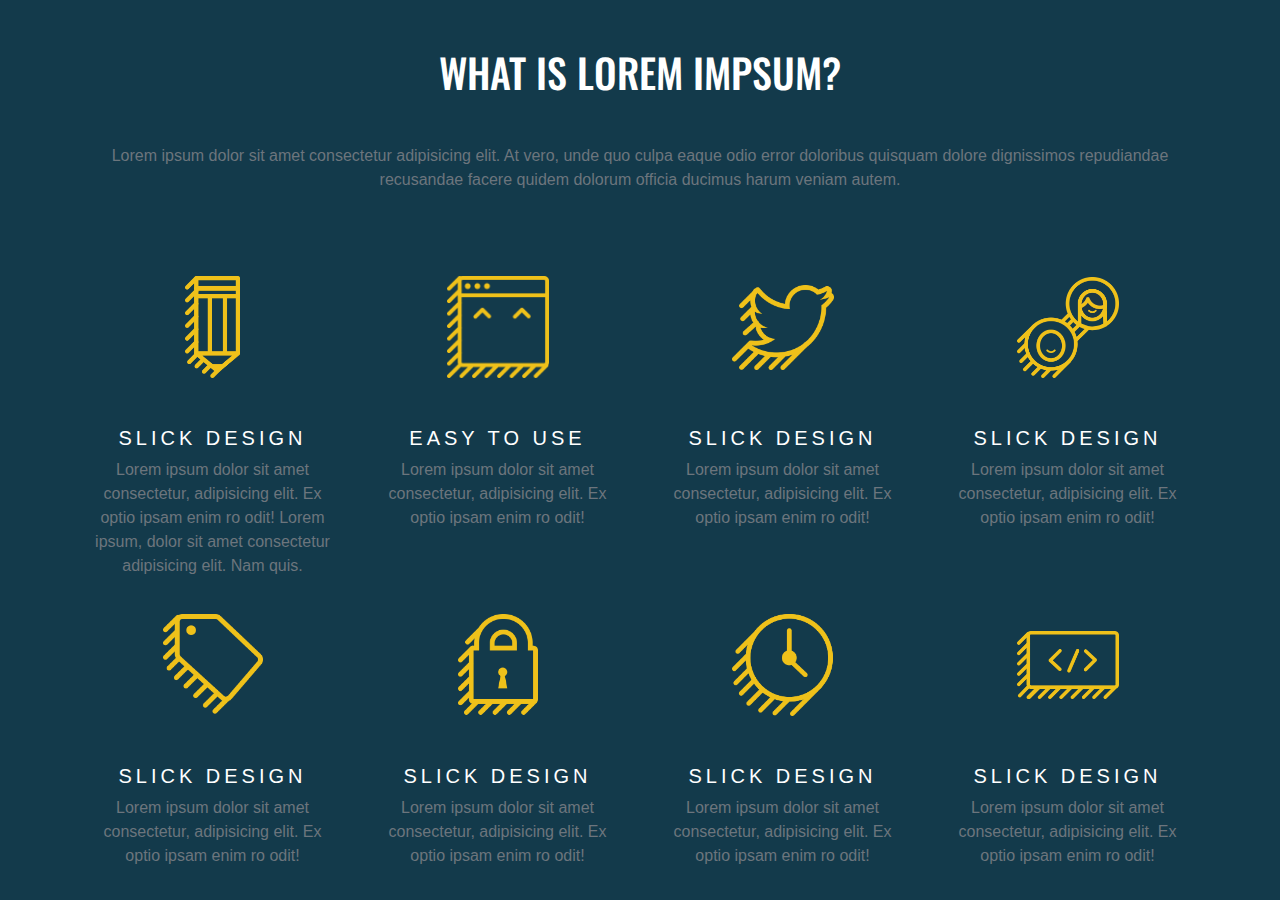
<file: Front Exercises/Exercise 5/index.html>
<!DOCTYPE html>
<html lang="en">

<head>
    <meta charset="UTF-8">
    <meta name="viewport" content="width=device-width, initial-scale=1.0">
    <meta http-equiv="X-UA-Compatible" content="ie=edge">
    <title>Document</title>
    <link rel="stylesheet" href="https://stackpath.bootstrapcdn.com/bootstrap/4.4.1/css/bootstrap.min.css"
        integrity="sha384-Vkoo8x4CGsO3+Hhxv8T/Q5PaXtkKtu6ug5TOeNV6gBiFeWPGFN9MuhOf23Q9Ifjh" crossorigin="anonymous">
    <link href="https://fonts.googleapis.com/css?family=Oswald&display=swap" rel="stylesheet">
    <link rel="stylesheet" href="styles.css">
</head>

<body>
    <div class="container">
        <main>
            <section>
                <article>

                    <div class="d-flex flex-column">
                        <header>
                            <div class="row ">
                                <div class="col-12 mt-5">
                                    <h1 class="text-center">WHAT IS LOREM IMPSUM?</h1>
                                    <p class="text-center mt-5 mb-5">Lorem ipsum dolor sit amet consectetur
                                        adipisicing elit. At vero, unde quo culpa eaque
                                        odio error doloribus quisquam dolore dignissimos repudiandae recusandae facere
                                        quidem
                                        dolorum officia ducimus harum veniam autem.</p>
                                </div>
                            </div>
                        </header>


                        <div class="row mt-3">
                            <div class="col-lg-3 col-md-6 mt-3">
                                <div class="box d-flex flex-column align-items-center">
                                    <div id="icon-1" class="icon-container mt-1"></div>
                                    <div class="text-container text-center mt-5">
                                        <h5>SLICK DESIGN</h5>
                                        <p>Lorem ipsum dolor sit amet consectetur, adipisicing elit. Ex optio ipsam enim
                                            ro odit! Lorem ipsum, dolor sit amet consectetur adipisicing elit.
                                            Nam quis.</p>
                                    </div>
                                </div>
                            </div>
                            <div class="col-lg-3 col-md-6 mt-3">
                                <div class="box d-flex flex-column align-items-center">
                                    <div id="icon-2" class="icon-container mt-1"></div>
                                    <div class="text-container text-center mt-5">
                                        <h5>EASY TO USE</h5>
                                        <p>Lorem ipsum dolor sit amet consectetur, adipisicing elit. Ex optio ipsam enim
                                            ro odit!</p>
                                    </div>
                                </div>
                            </div>
                            <div class="col-lg-3 col-md-6 mt-3">
                                <div class="box d-flex flex-column align-items-center">
                                    <div id="icon-3" class="icon-container mt-1"></div>
                                    <div class="text-container text-center mt-5">
                                        <h5>SLICK DESIGN</h5>
                                        <p>Lorem ipsum dolor sit amet consectetur, adipisicing elit. Ex optio ipsam enim
                                            ro odit!</p>
                                    </div>
                                </div>
                            </div>
                            <div class="col-lg-3 col-md-6 mt-3">
                                <div class="box d-flex flex-column align-items-center">
                                    <div id="icon-4" class="icon-container mt-1"></div>
                                    <div class="text-container text-center mt-5">
                                        <h5>SLICK DESIGN</h5>
                                        <p>Lorem ipsum dolor sit amet consectetur, adipisicing elit. Ex optio ipsam enim
                                            ro odit!</p>
                                    </div>
                                </div>
                            </div>
                            <div class="col-lg-3 col-md-6 mt-3">
                                <div class="box d-flex flex-column align-items-center">
                                    <div id="icon-5" class="icon-container mt-1"></div>
                                    <div class="text-container text-center mt-5">
                                        <h5>SLICK DESIGN</h5>
                                        <p>Lorem ipsum dolor sit amet consectetur, adipisicing elit. Ex optio ipsam enim
                                            ro odit!</p>
                                    </div>
                                </div>
                            </div>
                            <div class="col-lg-3 col-md-6 mt-3">
                                <div class="box d-flex flex-column align-items-center">
                                    <div id="icon-6" class="icon-container mt-1"></div>
                                    <div class="text-container text-center mt-5">
                                        <h5>SLICK DESIGN</h5>
                                        <p>Lorem ipsum dolor sit amet consectetur, adipisicing elit. Ex optio ipsam enim
                                            ro odit!</p>
                                    </div>
                                </div>
                            </div>
                            <div class="col-lg-3 col-md-6 mt-3">
                                <div class="box d-flex flex-column align-items-center">
                                    <div id="icon-7" class="icon-container mt-1"></div>
                                    <div class="text-container text-center mt-5">
                                        <h5>SLICK DESIGN</h5>
                                        <p>Lorem ipsum dolor sit amet consectetur, adipisicing elit. Ex optio ipsam enim
                                            ro odit!</p>
                                    </div>
                                </div>
                            </div>
                            <div class="col-lg-3 col-md-6 mt-3">
                                <div class="box d-flex flex-column align-items-center">
                                    <div id="icon-8" class="icon-container mt-1"></div>
                                    <div class="text-container text-center mt-5">
                                        <h5>SLICK DESIGN</h5>
                                        <p>Lorem ipsum dolor sit amet consectetur, adipisicing elit. Ex optio ipsam enim
                                            ro odit!</p>
                                    </div>
                                </div>
                            </div>
                        </div>
                    </div>



                </article>
            </section>

        </main>

    </div>

</body>

</html>
</file>
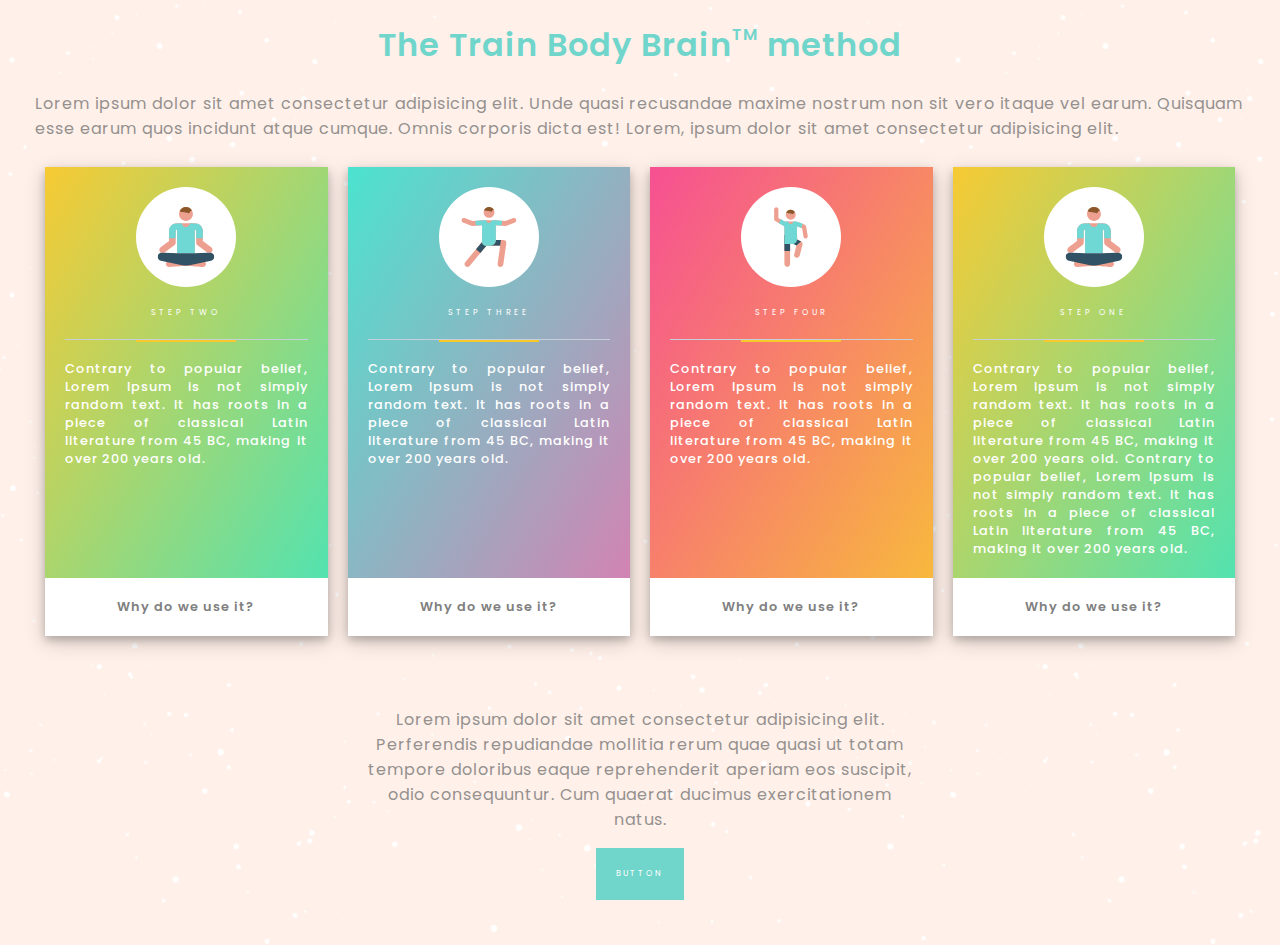
<file: Front Exercises/Exercise 6/index.html>
<!DOCTYPE html>
<html lang="en">

<head>
    <meta charset="UTF-8">
    <meta name="viewport" content="width=device-width, initial-scale=1.0">
    <meta http-equiv="X-UA-Compatible" content="ie=edge">
    <title>Exercise 3</title>
    <link rel="stylesheet" href="styles.css">
    <link href="https://fonts.googleapis.com/css?family=Poppins:400,500,600,700,800&display=swap" rel="stylesheet">
</head>

<body>

    <div class="container">
        <main>
            <header>
                <h1>The Train Body Brain<span class="tag-h1">TM</span> method</h1>
                <p>Lorem ipsum dolor sit amet consectetur adipisicing elit. Unde quasi recusandae maxime nostrum non sit
                    vero
                    itaque vel earum. Quisquam esse earum quos incidunt atque cumque. Omnis corporis dicta est! Lorem,
                    ipsum
                    dolor sit amet consectetur adipisicing
                    elit.</p>
            </header>

            <section>
                <div class="container-cards-exercises">
                    <div class="container-card">
                        <div id="card-yoga" class="card">
                            <div class="card__body">
                                <div class="card__body__icon__container">
                                    <div class="card__body__icon">
                                        <span>
                                            <svg viewBox="0 0 485 513" xmlns="http://www.w3.org/2000/svg"
                                                xmlns:xlink="http://www.w3.org/1999/xlink" class="ico-Meditation">
                                                <defs>
                                                    <path id="icon-meditation-a" d="M.18.87h343.677V61H.18z"></path>
                                                    <path id="icon-meditation-c" d="M0 .126h484.028v364.599H0z"></path>
                                                </defs>
                                                <g fill="none" fill-rule="evenodd">
                                                    <g transform="translate(70 452)">
                                                        <mask id="icon-meditation-b" fill="#fff">
                                                            <use xlink:href="#icon-meditation-a"></use>
                                                        </mask>
                                                        <path
                                                            d="M321.407 12.448L172.027.87 22.629 12.448C9.244 13.475-.775 25.159.252 38.544c1.03 13.414 12.742 23.405 26.096 22.377l145.671-11.525c155.193 12.25 145.71 11.598 147.556 11.598 12.58 0 23.233-9.697 24.21-22.449 1.026-13.387-8.993-25.07-22.378-26.097"
                                                            fill="#EEA090" mask="url(#icon-meditation-b)"></path>
                                                    </g>
                                                    <path
                                                        d="M40.517 390.904l15.639.609a28.659 28.659 0 0 0 3.348-2.105l83.433-61.444a28.535 28.535 0 0 0 11.613-22.976v-99.439c.057-5.619 5.092-10.355 11.02-10.355h.864V395.81l151.142.115v-200.73h.863c5.927 0 10.963 4.737 11.02 10.355v99.439a28.535 28.535 0 0 0 11.613 22.976l83.433 61.444c1.087.8 2.218 1.494 3.372 2.118l15.615-.623a35.026 35.026 0 0 1 12.213.236 28.433 28.433 0 0 0 8.697-7.787c9.346-12.69 6.635-30.552-6.055-39.897l-71.82-52.891v-85.109-.143c-.186-37.047-30.73-67.188-68.088-67.188H165.57c-37.358 0-67.903 30.14-68.088 67.188v85.252l-71.82 52.891c-16.64 12.254-15.056 37.529 2.702 47.721a35.056 35.056 0 0 1 12.153-.273M242.14 1c32.662 0 59.14 26.478 59.14 59.14s-26.478 59.14-59.14 59.14S183 92.802 183 60.14 209.478 1 242.14 1"
                                                        fill="#EEA090"></path>
                                                    <g transform="translate(0 138)">
                                                        <mask id="icon-meditation-d" fill="#fff">
                                                            <use xlink:href="#icon-meditation-c"></use>
                                                        </mask>
                                                        <path
                                                            d="M318.452.126h-44.159c.622 17.976-16.081 33.23-33.519 33.23-18.69 0-32.55-15.196-33.496-33.23h-41.695c-37.358 0-67.903 30.14-68.088 67.188v61.222h57.068V67.551c.057-5.619 5.092-10.355 11.02-10.355h.864v200.453l151.142.278V57.195h.863c5.927 0 10.963 4.737 11.02 10.355v60.985h57.068V67.313C386.355 30.266 355.81.126 318.452.126"
                                                            fill="#6FD8D5" mask="url(#icon-meditation-d)"></path>
                                                        <path
                                                            d="M483.126 279.726c-3.179-13.843-14.251-23.985-27.421-26.586a35.074 35.074 0 0 0-12.213-.236l-15.615.623-110.302 4.399-151.142-.115-110.278-4.297-15.639-.61a35.007 35.007 0 0 0-12.153.273C14.747 255.885 3.717 266.422.77 280.335c-4.02 18.978 8.106 37.621 27.084 41.641l190.423 40.302a113.145 113.145 0 0 0 45.283.312l192.594-40.614c18.843-4.011 31.438-22.764 26.972-42.25"
                                                            fill="#315164" mask="url(#icon-meditation-d)"></path>
                                                    </g>
                                                    <path
                                                        d="M242.088 1c-26.293 0-45.309 16.732-52.99 33.026 7.464 16.316 65.879 7.89 79.126 20.54 8.707-14.125 17.16-22.063 25.359-23.815C282.203 10.917 265.039 1 242.088 1z"
                                                        fill="#8B572A" fill-rule="nonzero"></path>
                                                </g>
                                            </svg>

                                        </span>
                                        <p>STEP TWO</p>
                                    </div>
                                </div>
                                <div class="card__body__description">
                                    <p>Contrary to popular belief, Lorem Ipsum is not simply random text. It has roots
                                        in a
                                        piece of classical Latin literature from 45 BC, making it over 200 years old.
                                    </p>
                                </div>
                            </div>
                            <div class="card__footer">
                                <p>Why do we use it?</p>
                            </div>
                        </div>
                    </div>
                    <div class="container-card">
                        <div id="card-flexing" class="card">
                            <div class="card__body">
                                <div class="card__body__icon__container">
                                    <div class="card__body__icon">
                                        <span>
                                            <svg viewBox="0 0 471 512" xmlns="http://www.w3.org/2000/svg"
                                                xmlns:xlink="http://www.w3.org/1999/xlink" class="ico-Warmup">
                                                <defs>
                                                    <path id="icon-warmup-a" d="M.06.13h469.996v236.823H.06z"></path>
                                                </defs>
                                                <g fill="none" fill-rule="evenodd">
                                                    <g fill="#EEA090">
                                                        <path
                                                            d="M35.272 506.334c-10.424-8.659-11.855-24.128-3.196-34.553l151.22-182.042c8.66-10.423 24.13-11.855 34.553-3.195 10.424 8.659 11.855 24.128 3.196 34.553L69.826 503.139c-8.675 10.441-24.147 11.841-34.554 3.195">
                                                        </path>
                                                        <path
                                                            d="M329.736 511.752c-13.416-1.91-22.744-14.335-20.834-27.751l21.93-154.049h-88.446c-13.552 0-24.536-10.983-24.536-24.535s10.985-24.537 24.536-24.537H359.11c14.905 0 26.396 13.211 24.292 27.995l-25.916 182.042c-1.897 13.327-14.24 22.752-27.75 20.835">
                                                        </path>
                                                    </g>
                                                    <path
                                                        d="M161.31 393.007l59.735-71.91c8.659-10.424 7.228-25.894-3.196-34.553-10.423-8.659-25.893-7.228-34.553 3.195l-58.618 70.565 36.632 32.703"
                                                        fill="#315164"></path>
                                                    <g transform="translate(0 93)">
                                                        <mask id="icon-warmup-b" fill="#fff">
                                                            <use xlink:href="#icon-warmup-a"></use>
                                                        </mask>
                                                        <path
                                                            d="M337.442 187.881h-95.055c-13.552 0-24.536 10.986-24.536 24.537 0 13.551 10.985 24.535 24.536 24.535h87.898l7.157-49.072"
                                                            fill="#315164" mask="url(#icon-warmup-b)"></path>
                                                        <path
                                                            d="M468.719 13.346c-4.013-10.572-15.838-15.891-26.405-11.877l-67.643 25.669-88.116-6.527H183.508l-88.122 6.527-67.643-25.67C17.174-2.544 5.348 2.773 1.338 13.345c-4.012 10.572 1.305 22.394 11.878 26.406l71.935 27.298a20.46 20.46 0 0 0 8.869 1.269l82.254-6.47v143.748c0 17.317 14.038 31.355 31.355 31.355h37.084c27.102 0 49.072-21.97 49.072-49.072V61.849l82.253 6.47c3.084.24 6.101-.218 8.869-1.269l71.935-27.298c10.571-4.012 15.889-15.834 11.877-26.406"
                                                            fill="#EEA090" mask="url(#icon-warmup-b)"></path>
                                                    </g>
                                                    <path
                                                        d="M286.554 113.61h-29.652c.189 12.252-11.233 22.578-23.156 22.578-12.779 0-22.272-10.289-23.096-22.578h-27.142l-65.568 4.857 6.739 40.441 51.595-4.058v143.748c0 17.317 14.038 31.355 31.355 31.355h37.084c27.102 0 49.072-21.97 49.072-49.072V154.849l48.759 3.835 4.941-40.562-60.931-4.512"
                                                        fill="#6FD8D5"></path>
                                                    <path
                                                        d="M235.979 0c25.393 0 45.979 20.586 45.979 45.979s-20.586 45.979-45.979 45.979C210.585 91.958 190 71.372 190 45.979S210.585 0 235.979 0"
                                                        fill="#EEA090"></path>
                                                    <path
                                                        d="M235.611 0c-20.5 0-35.073 13.271-40.891 25.749 5.819 12.721 50.94 6.152 61.268 16.014 6.789-11.012 13.428-17.201 19.919-18.567C266.937 7.732 253.505 0 235.61 0z"
                                                        fill="#8B572A" fill-rule="nonzero"></path>
                                                </g>
                                            </svg>

                                        </span>
                                        <p>STEP THREE</p>
                                    </div>
                                </div>

                                <div class="card__body__description">
                                    <p>Contrary to popular belief, Lorem Ipsum is not simply random text. It has roots
                                        in a
                                        piece of classical Latin literature from 45 BC, making it over 200 years old.
                                    </p>
                                </div>
                            </div>
                            <div class="card__footer">
                                <p>Why do we use it?</p>
                            </div>
                        </div>
                    </div>
                    <div class="container-card">
                        <div id="card-standing" class="card">
                            <div class="card__body">
                                <div class="card__body__icon__container">
                                    <div class="card__body__icon">
                                        <span>
                                            <svg viewBox="0 0 258 459" xmlns="http://www.w3.org/2000/svg"
                                                class="ico-Strength">
                                                <g fill="none" fill-rule="evenodd">
                                                    <path
                                                        d="M243.45 241.302c8.91-1.48 14.933-9.903 13.453-18.813l-12.386-74.548a16.355 16.355 0 0 0-10.025-12.49l-52.009-20.894a50.914 50.914 0 0 0-18.983-3.671H79.86L32.708 83.609V17.815c0-8.806-6.767-16.383-15.563-16.797C7.754.576 0 8.059 0 17.353v75.688a16.354 16.354 0 0 0 8.165 14.156l70.3 40.668v135.738h61.286c19.57 0 35.434-15.864 35.434-35.434V146.831l38.571 15.53 10.88 65.488c1.48 8.908 9.901 14.933 18.814 13.453"
                                                        fill="#EEA090"></path>
                                                    <path
                                                        d="M206.165 264.339l-30.981-16.169v-34.378h-96.72v222.824c-.036 12.043 9.698 21.835 21.74 21.87h.067c12.011 0 21.768-9.721 21.804-21.74V283.604h26.914l21.536 11.2-17.13 66.17c-3.018 11.658 3.986 23.556 15.645 26.574 11.627 3.009 23.548-3.953 26.574-15.645l21.444-82.835c2.531-9.77-1.976-20-10.893-24.729"
                                                        fill="#EEA090"></path>
                                                    <path fill="#315164"
                                                        d="M170.526 294.804l35.639-30.465-30.98-16.169v-34.378h-96.72v122.48h43.611v-52.668h26.914l21.536 11.2">
                                                    </path>
                                                    <path
                                                        d="M182.482 114.556a50.914 50.914 0 0 0-18.983-3.671h-17.213c.001.021.005.041.006.061.47 10.498-9.271 19.44-19.44 19.44-10.898 0-18.968-8.907-19.44-19.44-.001-.021.002-.041.001-.061H79.858L51.563 94.516l-14.843 29.2 41.745 24.149v135.738h61.286c19.57 0 35.434-15.864 35.434-35.434V146.831l31.987 12.879 11.367-30.669-36.057-14.485"
                                                        fill="#6FD8D5"></path>
                                                    <path
                                                        d="M126.844 21c20.901 0 37.844 16.943 37.844 37.844 0 20.9-16.943 37.844-37.844 37.844S89 79.744 89 58.844C89 37.943 105.943 21 126.844 21"
                                                        fill="#EEA090"></path>
                                                    <path
                                                        d="M126.548 21c-16.934 0-28.744 10.66-33.692 21.27 4.807 10.51 41.993 5.083 50.526 13.23 5.608-9.097 11.067-14.21 16.378-15.338C152.4 27.387 141.33 21 126.548 21z"
                                                        fill="#8B572A" fill-rule="nonzero"></path>
                                                </g>
                                            </svg>

                                        </span>
                                        <p>STEP FOUR</p>
                                    </div>
                                </div>
                                <div class="card__body__description">
                                    <p>Contrary to popular belief, Lorem Ipsum is not simply random text. It has roots
                                        in a
                                        piece of classical Latin literature from 45 BC, making it over 200 years old.
                                    </p>
                                </div>
                            </div>
                            <div class="card__footer">
                                <p>Why do we use it?</p>
                            </div>
                        </div>
                    </div>
                    <div class="container-card">
                        <div id="card-yoga" class="card">
                            <div class="card__body">
                                <div class="card__body__icon__container">
                                    <div class="card__body__icon">
                                        <span>
                                            <svg viewBox="0 0 485 513" xmlns="http://www.w3.org/2000/svg"
                                                xmlns:xlink="http://www.w3.org/1999/xlink" class="ico-Meditation">
                                                <defs>
                                                    <path id="icon-meditation-a" d="M.18.87h343.677V61H.18z"></path>
                                                    <path id="icon-meditation-c" d="M0 .126h484.028v364.599H0z"></path>
                                                </defs>
                                                <g fill="none" fill-rule="evenodd">
                                                    <g transform="translate(70 452)">
                                                        <mask id="icon-meditation-b" fill="#fff">
                                                            <use xlink:href="#icon-meditation-a"></use>
                                                        </mask>
                                                        <path
                                                            d="M321.407 12.448L172.027.87 22.629 12.448C9.244 13.475-.775 25.159.252 38.544c1.03 13.414 12.742 23.405 26.096 22.377l145.671-11.525c155.193 12.25 145.71 11.598 147.556 11.598 12.58 0 23.233-9.697 24.21-22.449 1.026-13.387-8.993-25.07-22.378-26.097"
                                                            fill="#EEA090" mask="url(#icon-meditation-b)"></path>
                                                    </g>
                                                    <path
                                                        d="M40.517 390.904l15.639.609a28.659 28.659 0 0 0 3.348-2.105l83.433-61.444a28.535 28.535 0 0 0 11.613-22.976v-99.439c.057-5.619 5.092-10.355 11.02-10.355h.864V395.81l151.142.115v-200.73h.863c5.927 0 10.963 4.737 11.02 10.355v99.439a28.535 28.535 0 0 0 11.613 22.976l83.433 61.444c1.087.8 2.218 1.494 3.372 2.118l15.615-.623a35.026 35.026 0 0 1 12.213.236 28.433 28.433 0 0 0 8.697-7.787c9.346-12.69 6.635-30.552-6.055-39.897l-71.82-52.891v-85.109-.143c-.186-37.047-30.73-67.188-68.088-67.188H165.57c-37.358 0-67.903 30.14-68.088 67.188v85.252l-71.82 52.891c-16.64 12.254-15.056 37.529 2.702 47.721a35.056 35.056 0 0 1 12.153-.273M242.14 1c32.662 0 59.14 26.478 59.14 59.14s-26.478 59.14-59.14 59.14S183 92.802 183 60.14 209.478 1 242.14 1"
                                                        fill="#EEA090"></path>
                                                    <g transform="translate(0 138)">
                                                        <mask id="icon-meditation-d" fill="#fff">
                                                            <use xlink:href="#icon-meditation-c"></use>
                                                        </mask>
                                                        <path
                                                            d="M318.452.126h-44.159c.622 17.976-16.081 33.23-33.519 33.23-18.69 0-32.55-15.196-33.496-33.23h-41.695c-37.358 0-67.903 30.14-68.088 67.188v61.222h57.068V67.551c.057-5.619 5.092-10.355 11.02-10.355h.864v200.453l151.142.278V57.195h.863c5.927 0 10.963 4.737 11.02 10.355v60.985h57.068V67.313C386.355 30.266 355.81.126 318.452.126"
                                                            fill="#6FD8D5" mask="url(#icon-meditation-d)"></path>
                                                        <path
                                                            d="M483.126 279.726c-3.179-13.843-14.251-23.985-27.421-26.586a35.074 35.074 0 0 0-12.213-.236l-15.615.623-110.302 4.399-151.142-.115-110.278-4.297-15.639-.61a35.007 35.007 0 0 0-12.153.273C14.747 255.885 3.717 266.422.77 280.335c-4.02 18.978 8.106 37.621 27.084 41.641l190.423 40.302a113.145 113.145 0 0 0 45.283.312l192.594-40.614c18.843-4.011 31.438-22.764 26.972-42.25"
                                                            fill="#315164" mask="url(#icon-meditation-d)"></path>
                                                    </g>
                                                    <path
                                                        d="M242.088 1c-26.293 0-45.309 16.732-52.99 33.026 7.464 16.316 65.879 7.89 79.126 20.54 8.707-14.125 17.16-22.063 25.359-23.815C282.203 10.917 265.039 1 242.088 1z"
                                                        fill="#8B572A" fill-rule="nonzero"></path>
                                                </g>
                                            </svg>

                                        </span>
                                        <p>STEP ONE</p>
                                    </div>
                                </div>

                                <div class="card__body__description">
                                    <p>Contrary to popular belief, Lorem Ipsum is not simply random text. It has roots
                                        in a
                                        piece of classical Latin literature from 45 BC, making it over 200 years old.
                                        Contrary
                                        to popular belief, Lorem Ipsum is not simply random text. It has roots in a
                                        piece of classical Latin literature from 45 BC, making it over 200 years old.
                                    </p>
                                </div>
                            </div>
                            <div class="card__footer">
                                <p>Why do we use it?</p>
                            </div>
                        </div>
                    </div>
                </div>


                <div class="cards-description">
                    <p>Lorem ipsum dolor sit amet consectetur adipisicing elit. Perferendis repudiandae mollitia rerum
                        quae
                        quasi ut totam tempore doloribus eaque reprehenderit aperiam eos suscipit, odio consequuntur.
                        Cum
                        quaerat ducimus exercitationem natus.</p>
                    <a href="#" class="btn-primary">BUTTON</a>
                </div>
            </section>
        </main>
    </div>
</body>

</html
</file>
<file: Front Exercises/Exercise 5/styles.css>
body {
    background-color: #133A4B;
}

h1, h2, h3, h4, h5 {
    color: white;
}

h1 {
    font-family: 'Oswald', sans-serif;
}

h5 {
    letter-spacing: 4px;
}

p {
    color: #6c757d; 
}



.icon-container {
    width: 40%;
    padding-bottom: 40%;
    position: relative;
}

.icon-container:hover{
    animation-name: floating;
    animation-duration: 2s;
}

@keyframes floating {
    0% {
        top: 0px;
    }
    25% {
        top: -5px;
    }
    50% {
        top: 5px
    }
    75% {
        top: -5px
    }
    100% {
        top: 0px;
    }
}

#icon-1 {
    background: url("assets/pencil.png") no-repeat center center;
    background-size: contain;
}

#icon-2 {
    background: url("assets/use.png") no-repeat center center;
    background-size: contain;
}

#icon-3 {
    background: url("assets/social.png") no-repeat center center;
    background-size: contain;
}

#icon-4 {
    background: url("assets/community.png") no-repeat center center;
    background-size: contain;
}

#icon-5 {
    background: url("assets/tagging.png") no-repeat center center;
    background-size: contain;
}

#icon-6 {
    background: url("assets/privacy.png") no-repeat center center;
    background-size: contain;
}

#icon-7 {
    background: url("assets/timeline.png") no-repeat center center;
    background-size: contain;
}

#icon-8 {
    background: url("assets/widget.png") no-repeat center center;
    background-size: contain;
}
</file>
<file: Front Exercises/Exercise 6/styles.css>
* {
        box-sizing: border-box;
    }

    body {
        background: #FFF0E9 url("assets/stars-bg.png") center center / cover no-repeat;
        font-family: 'Poppins', sans-serif;
        letter-spacing: 1px;
        margin: 0;
    }

    p {
        color: #94918F;
    }

    h1 {
        text-align: center;
        color: #70D5CB;
        font-weight: 600;
    }

    .tag-h1 {
        font-size: 50%;
        vertical-align: text-top;
    }

    .container {
        margin-left: 35px;
        margin-right: 35px;
    }

    .container>header {
        margin: 50px 0 45px 0;
    }

    .container-card {
        width: 100%;
        padding: 10px;
    }

    .card {
        box-shadow: 0 4px 8px 0 rgba(0, 0, 0, 0.2), 0 6px 20px 0 rgba(0, 0, 0, 0.19);
    }

    .card__body {
        padding: 20px;
    }

    .card__body__icon__container {
        border-bottom: 1px solid #C6D0DC;
        display: flex;
        flex-direction: row;
        justify-content: center;
    }

    .card__body__icon {
        position: relative;
    }

    .card__body__icon::after {
        content: "";
        display: block;
        width: 100%;
        height: 2px;
        background-color: #F8C92B;
        position: absolute;
        bottom: -3px;
        left: 0;
    }

    .card__body__icon span {
        display: flex;
        justify-content: center;
        align-items: center;
        width: 100px;
        height: 100px;
        background-color: white;
        border-radius: 50%;
    }

    .card__body__icon span svg {
        display: inline-block;
        width: 60%;
        height: 60%;
    }

    .card__body__icon p {
        color: white;
        letter-spacing: 4px;
        text-align: center;
        font-size: 0.5rem;
        margin: 0;
        padding: 20px 0;
    }

    .card__body__description p {
        text-align: justify;
        color: white;
        font-size: 0.8rem;
        font-weight: 500;
        padding-top: 20px;
        margin: 0px;
    }

    .card__footer {
        background-color: white;
    }

    .card__footer p {
        text-align: center;
        color: gray;
        font-size: 0.8rem;
        font-weight: 600;
        margin: 0;
        padding: 20px 0;
    }

    #card-yoga {
        background-image: linear-gradient(to bottom right, #F7CA33, #48E4B8);
    }

    #card-flexing {
        background-image: linear-gradient(to bottom right, #4BE3CF, #DB7DB2);
    }

    #card-standing {
        background-image: linear-gradient(to bottom right, #F65092, #F8BF38);
    }

    .cards-description {
        display: flex;
        flex-direction: column;
        align-items: center;
        margin-top: 45px;
        margin-bottom: 45px;
        width: 100%;
        text-align: justify;
    }

    .btn-primary {
        display: inline-block;
        padding: 20px 20px;
        text-decoration: none;
        color: white;
        background-color: #70D5CB;
        letter-spacing: 3px;
        font-size: 50%;
    }

    /* Tablets */

    @media (min-width: 768px) {
        .container-cards-exercises {
            display: flex;
            flex-wrap: wrap;
        }
        .container-card {
            width: 50%;
        }
        .card {
            display: flex;
            flex-direction: column;
            justify-content: space-between;
            height: 100%;
        }
        .first-header {
            margin: 50px 30px;
        }
        .container>header {
            margin: 50px 35px 45px 35px;
        }
    }

    /* Desktop */

    @media (min-width: 992px) {
        .container-card {
            width: 25%;
        }
        .cards-description {
            margin: 45px auto;
            width: 45%;
            text-align: center;
        }
    }
</file>
